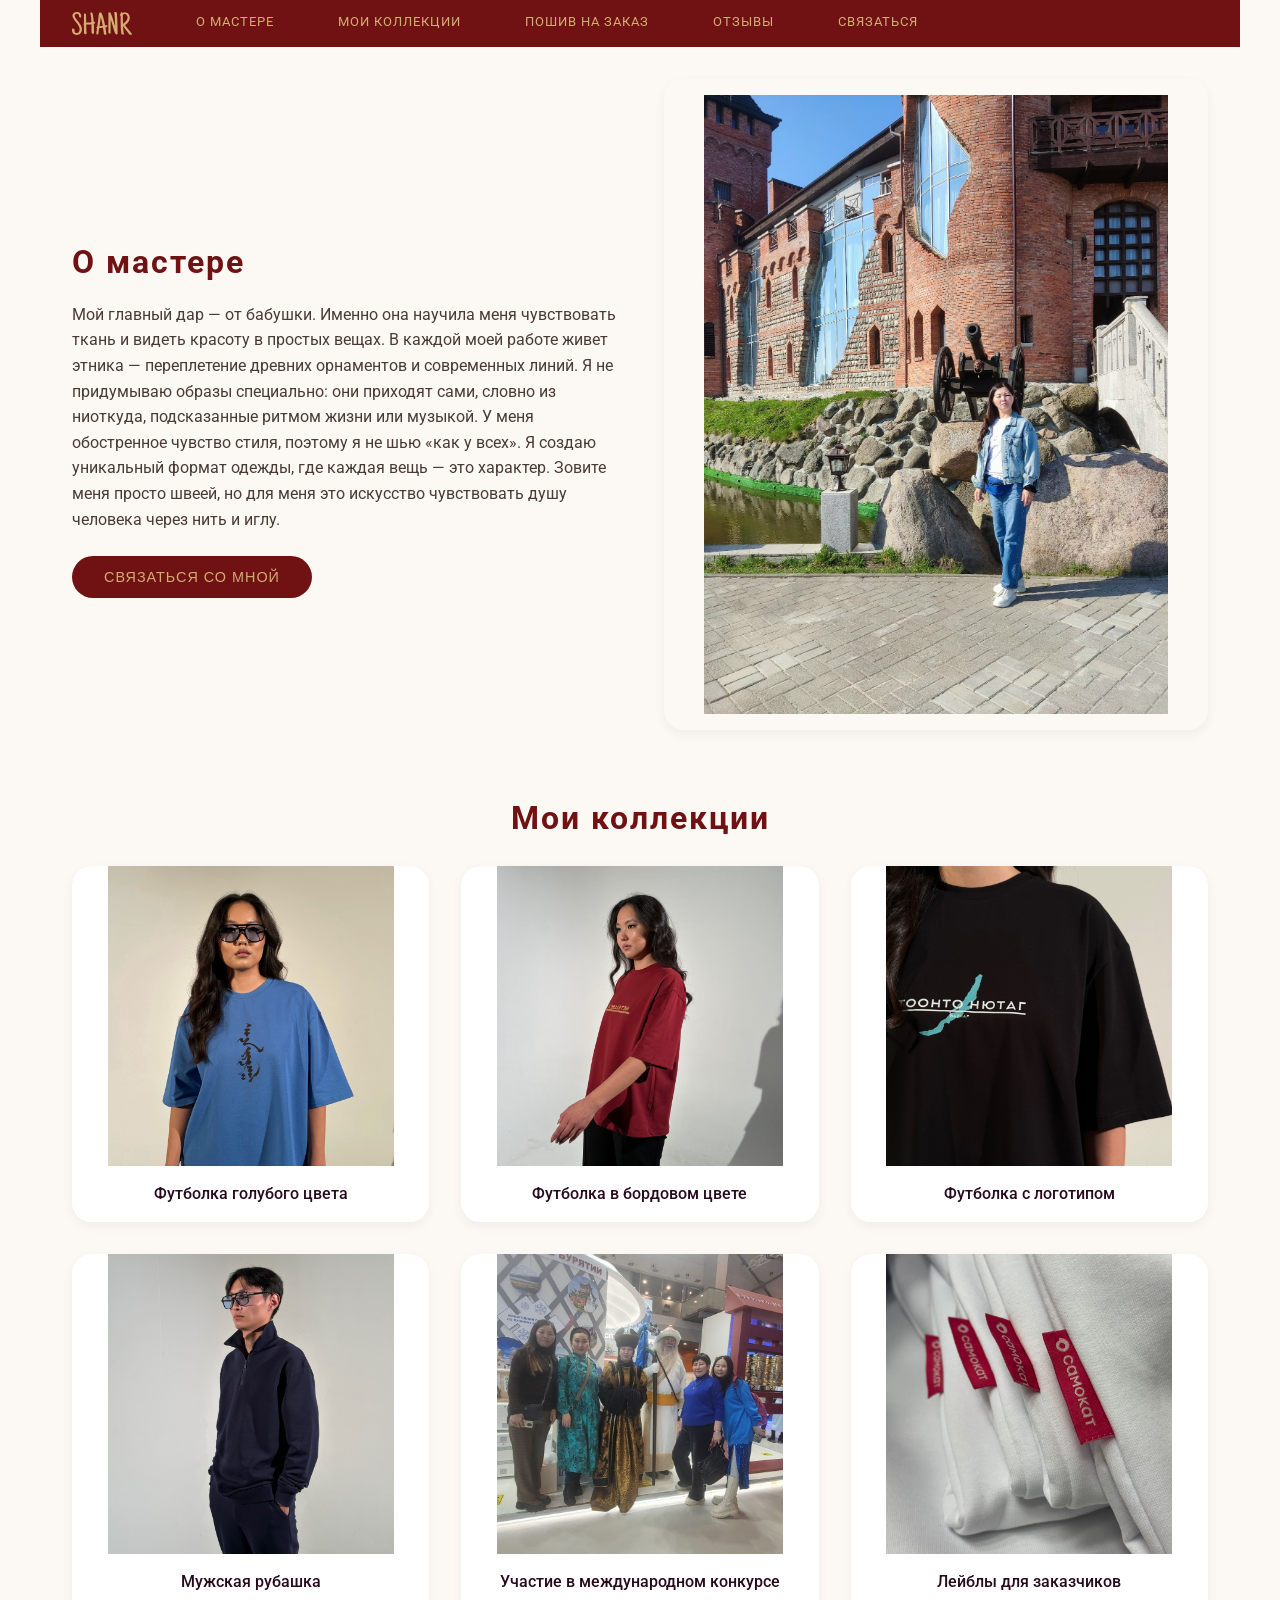
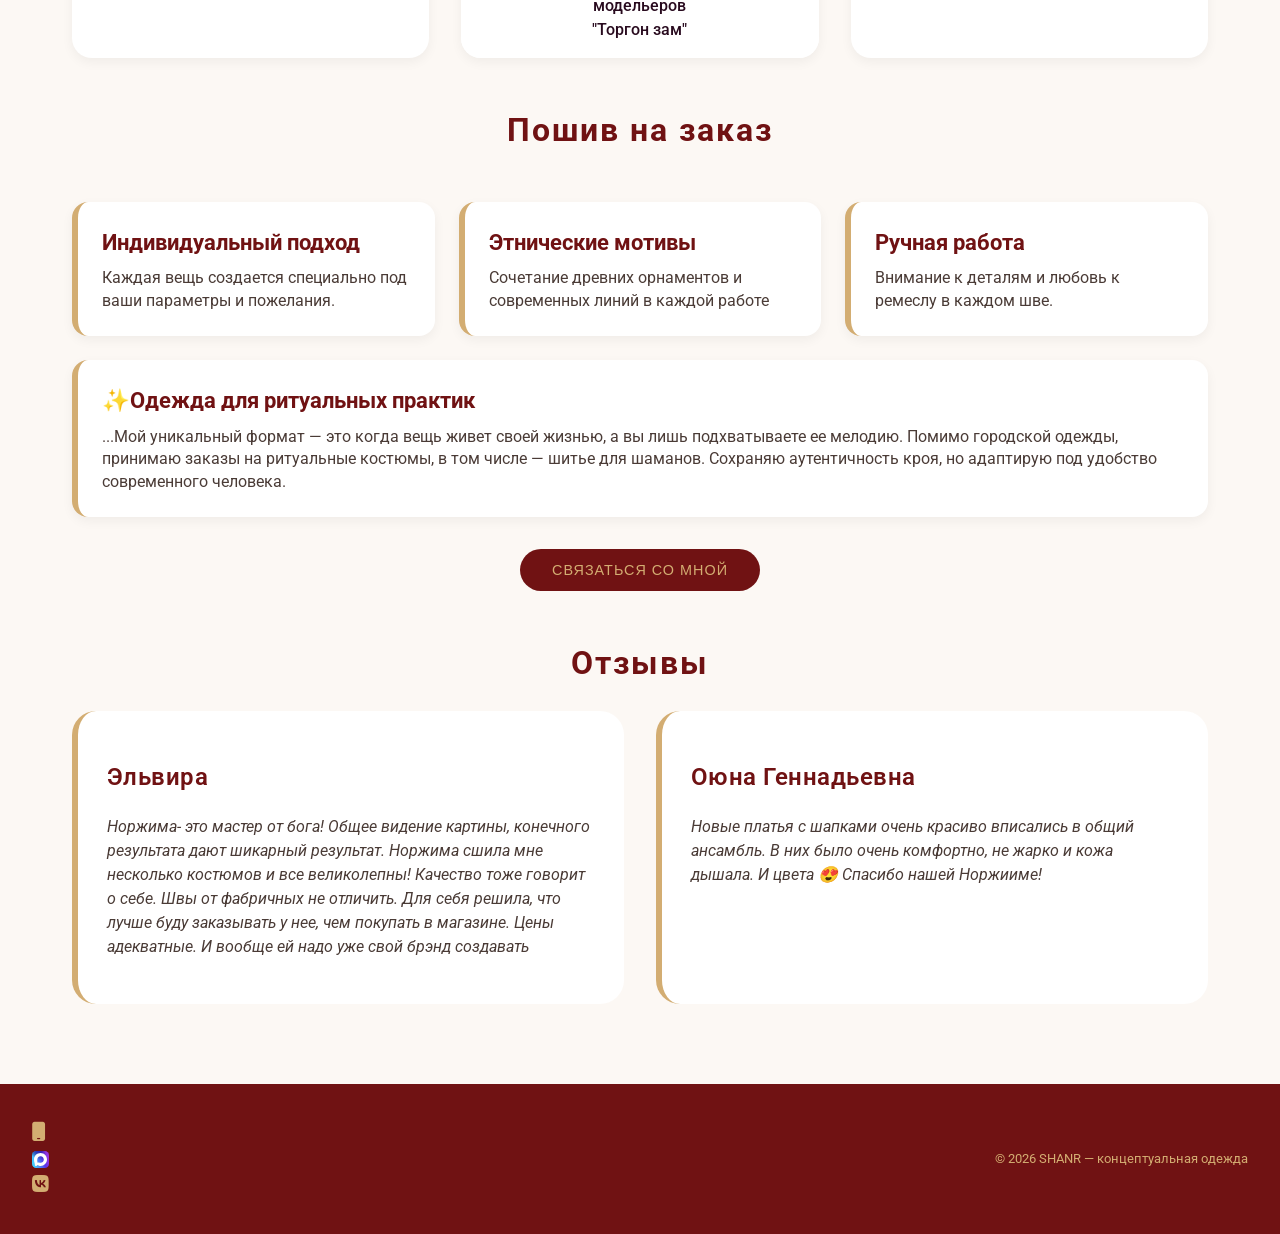
<file: index.html>
<!DOCTYPE html>
<html lang="ru">
<head>
  <meta charset="UTF-8">
  <meta name="viewport" content="width=device-width, initial-scale=1.0">
  <title>FASHION BRAND SHANR</title>
  <link rel="stylesheet" href="https://cdnjs.cloudflare.com/ajax/libs/font-awesome/6.4.0/css/all.min.css">
  <link rel="preconnect" href="https://fonts.googleapis.com">
<link rel="preconnect" href="https://fonts.gstatic.com" crossorigin>
<link href="https://fonts.googleapis.com/css2?family=Roboto:wght@100..900&display=swap" rel="stylesheet">
  <link rel="stylesheet" href="styles.css">
</head>
<body>
  <header class="header">
   
    <nav class="nav-menu" id="navLinks">
      
      <ul>
        <a href="#home" class="logo"><img src="img/SHANR.svg" alt="logo"></a>
        <li>
          <a href="#">О мастере</a>
        </li>
        <li>
          <a href="#collections">Мои коллекции</a>
        </li>
        <li>
          <a href="#about">Пошив на заказ</a>
        </li>
        <li>
          <a href="#reviews">Отзывы</a>
        </li>
        <li>
          <a href="#home">Связаться</a>
        </li>
      </ul>
      <button class="hamburger">☰</button>


    </nav>
  </header>

  <!-- main -->
   <main class="page-main">
    <section id="home" class="wrapper">

      <div class="bio">
        <h2 class="inner-heading">О мастере</h2>
        <p>Мой главный дар — от бабушки. Именно она научила меня чувствовать ткань и видеть красоту в простых вещах. В каждой моей работе живет этника — переплетение древних орнаментов и современных линий. Я не придумываю образы специально: они приходят сами, словно из ниоткуда, подсказанные ритмом жизни или музыкой. У меня обостренное чувство стиля, поэтому я не шью «как у всех». Я создаю уникальный формат одежды, где каждая вещь — это характер. Зовите меня просто швеей, но для меня это искусство чувствовать душу человека через нить и иглу.</p>
        
        
        <button id="btn">Связаться со мной</button>
      </div>
    
      
      <div class="photo">
        
        <figure>
          <img src="img/promo.jpg" alt="">
        </figure>
      </div>
      
    </section>

    <section id="collections">
      <h2 id="my-job">Мои коллекции</h2>
     
      <div class="cards">
        <ul class="cards-list">
          <li class="card">
            <img src="img/img1.jpg" alt="Девушка в голубой футболке">
            <p>Футболка голубого цвета</p>
          </li>
          <li class="card">
            <img src="img/img2.jpg" alt="Девушка в бордовой футболке">
            <p>Футболка в бордовом цвете</p>
          </li>
          <li class="card">
            <img src="img/img3.jpg" alt="">
            <p>Футболка с логотипом</p>

          </li>
          <li class="card">
            <img src="img/img4.jpg" alt="Мужская рубашка">
            <p>Мужская рубашка</p>
          </li>

          <li class="card">
            <img src="img/foto5.jpg" alt="">
            <p>Участие в международном конкурсе модельеров <br> "Торгон зам"</p>
          </li>

          <li class="card">
            <img src="img/img5.jpg" alt="Фирменный лейбл">
            <p>Лейблы для заказчиков</p>
          </li>
  
        </ul>

      </div>
      

    </section>

    <section id="about">
      <h2 id="my-job">Пошив на заказ</h2>
      <ul class="features-list">
        <li class="feature">
          <h2>Индивидуальный подход</h2>
          <p>Каждая вещь создается специально под ваши параметры и пожелания.
          </p>
        </li>
        <li class="feature">
          <h2>Этнические мотивы</h2>
          <p>Сочетание древних орнаментов и современных линий в каждой работе
          </p>
        </li>
        <li class="feature">
          <h2>Ручная работа</h2>
          <p>Внимание к деталям и любовь к ремеслу в каждом шве.
          </p>
        </li>
        <li class="feature">
          <h2>✨Одежда для ритуальных практик</h2>
          <p>...Мой уникальный формат — это когда вещь живет своей жизнью, а вы лишь подхватываете ее мелодию.
            Помимо городской одежды, принимаю заказы на ритуальные костюмы, в том числе — шитье для шаманов. Сохраняю аутентичность кроя, но адаптирую под удобство современного человека.</p>
        </li>
      </ul>
      <button  id="btn" class="btn-center">
         <a href="tel:+79269994389">Связаться со мной</a>
        </button>
    </section>
   
    <section id="reviews">
      <h2 id="my-job">Отзывы</h2>
      <ul class="reviews-grid">
        <li class="review-card reveal">
          <h2 class="review-name">Эльвира</h2>
          <p class="review-text">
            Норжима- это мастер от бога! 
            Общее видение картины, конечного результата дают шикарный результат. 
            Норжима сшила мне несколько костюмов и все великолепны! 
            Качество тоже говорит о себе. Швы от фабричных не отличить. 
            Для себя решила, что лучше буду заказывать у нее, чем покупать в магазине. Цены адекватные. 
            И вообще ей надо уже свой брэнд создавать
          </p>

        </li>

        <li class="review-card reveal">
          <h2 class="review-name">Оюна Геннадьевна</h2>
          <p class="review-text">Новые платья с шапками очень красиво вписались в общий ансамбль. В них было очень комфортно, не жарко и кожа дышала. И цвета 😍  Спасибо нашей Норжииме!</p>
        </li>

      </ul>
    </section>

  </main>

  <a href="#top" class="top-link" id="topBtn">
    <span>↑</span>
  </a>

  <footer>
    <div class="container">
      <div class="footer-content">
        <div class="social-icons">
          
          <a href="tel:+79269994389" aria-label="Phone">
            <i class="fas fa-mobile" aria-hidden="true"></i>
          </a>
          <a href="https://max.ru/u/f9LHodD0cOIHTYXbpddfb-d72Ov7pcBaL5OFxxWEzUXC_zX4XnycxQisEb0">
            <img src="img/MAX.svg" alt="иконка макс">
          </a>
          <a href="https://vk.com/id441211471" aria-label="VK"><i class="fab fa-vk"></i></a>
        </div>
        <div class="copyright">© 2026 SHANR — концептуальная одежда</div>
      </div>
    </div>
  </footer>
  
  
  
  <script src="script.js"></script>
</body>
</html>
</file>
<file: styles.css>
* {
    /* border: 1px solid red; */
    box-sizing: border-box;
  }
  :root {
    --page-bg: #FCF8F4;        /* основной фон страницы */
    --card-bg: #FFFFFF;
    --text-dark: #280A1E;
    --text-light: #4A3B36;
    --accent: #701213;          /* фирменный бордовый */
    --gold: #d3ad72;            /* золотистый для акцентов */
    --hover-gold: #e8c99b;
    --pure-white: #FFFFFF;
    --shadow: rgba(0, 0, 0, 0.05) 0px 4px 12px;
  }

  html, body {
    overflow-x: hidden;
    width: 100%;
    font-family: "Roboto", sans-serif;
    font-size: 16px;
    margin: 0;
    padding: 0;
    background-color: var(--page-bg);
    color: var(--text-dark);
    line-height: 1.5;
    word-wrap: break-word;
    scroll-behavior: smooth;
}

  img {
    max-width: 100%;
    height: auto;
    display: block;
  }
/* menu */
.header {
  max-width: 1200px;
  margin: 0 auto;
  padding: 0.75rem 2rem;
  background-color: var(--accent);
  display: flex;
  justify-content: space-between;
  align-items: center;
  flex-wrap: wrap;
}
  .logo {
    width: 60px;
  }
  .logo img {
    width: 100%;
    height: auto;
  }


.nav-menu ul{
  display: flex;
  gap: 4rem;
  margin: 0;
  padding: 0;
}
.nav-menu li {
  list-style: none;
  text-transform: uppercase;
  font-size: 0.8rem;
  letter-spacing: 1px;
}

.nav-menu a {
  text-decoration: none;
  color: var(--gold);
  transition: color 0.2s ease;
}

#btn a {
    list-style: none;
    text-decoration: none;
    color: var(--gold);
  }

  .nav-menu a:hover {
    color: var(--pure-white);
  }

.hamburger {
  display: none;
  background: none;
  border: none;
  font-size: 2rem;
  color: var(--page-bg);
  cursor: pointer;
}
/* основные секции */
.page-main {
  max-width: 1200px;
  margin: 0 auto;
  padding: 2rem;
}

/* Блок обо мне */
  .wrapper {
    display: flex;
    gap: 3rem;
    align-items: center;
    margin-bottom: 4rem;
  }
  .bio {
  flex: 1;
  }
  .bio h2 {
    font-size: 2rem;
    color: var(--accent);
    margin-bottom: 1rem;
    letter-spacing: 2px;
  }
  .bio p {
    margin-bottom: 1.5rem;
    line-height: 1.6;
    color: var(--text-light);
  }
  .photo {
    flex: 1;
    border-radius: 20px;
    box-shadow: var(--shadow);
  }
  #btn {
    background-color: var(--accent);
    color: var(--gold);
    text-transform: uppercase;
    font-weight: 500;
    border-radius: 40px;
    padding: 0.8rem 2rem;
    cursor: pointer;
    transition: all 0.2s ease;
    font-size: 0.9rem;
    border: none;
    letter-spacing: 1px;
  }
  #btn:hover {
    background-color: #8a1e20;
    color: var(--pure-white);
    transform: scale(1.02);
  }
  /* Секция мои работы */
  #my-job {
    text-align: center;
    font-size: 2rem;
    color: var(--accent);
    margin: 3rem 0 1.5rem;
    letter-spacing: 2px;
  }
  .cards {
    
    background-color: transparent;
    padding: 0;
    
    
  }
  .cards-list {
    display: grid;
    grid-template-columns: repeat(auto-fill, minmax(280px, 1fr));
    gap: 2rem;
    margin: 0;
    padding: 0;
    list-style: none;
    
  }
  .card {
    background-color: var(--card-bg);
    border-radius: 20px;
    overflow: hidden;
    box-shadow: var(--shadow);
    transition: transform 0.2s ease, box-shadom 0.2s ease;
  }

  .card:hover {
    transform: translateY(-5px);
    box-shadow: 0 8px 20px rgba(0, 0, 0, 0.1);
  }

  .card img {
    width: 80%;
    height: 300px;
    object-fit: cover;
    margin: 0 auto;
  }
  .card p {
    padding: 1rem;
    margin: 0;
    text-align: center;
    font-weight: 500;
    color: var(--text-dark);
    background: var(--card-bg);
  }
  
  /* Секция преимуществ */
  .features-list {
    display: grid;
    grid-template-columns: repeat(auto-fit, minmax(280px, 1fr));
    margin: 3rem 0;
    margin-bottom: 12px;
    padding: 0;
    list-style: none;
    gap: 1.5rem;
  }

  /* .visually-hidden {
    position: absolute;
    width: 1px;
    height: 1px;
    margin: -1px;
    padding: 0;
    overflow: hidden;
    border: 0;
  } */

  .feature {
    background-color: var(--card-bg);
    padding: 1.5rem;
    border-left: 6px solid var(--gold);
    border-radius: 16px;
    box-shadow: var(--shadow);
    transition: all 0.2s;
  }

  .feature:hover {
    border-left-color: var(--hover-gold);
  }

  .feature h2 {
    font-size: 1.4rem;
    color: var(--accent);
    margin-top: 0;
    margin-bottom: 0.5rem;
  }
  .feature p {
    margin: 0;
    color: var(--text-light);
    line-height: 1.4;
  }

  .btn-center {
    display: block;
    margin: 2rem auto 0;
    width: fit-content;
  }
  /* Отзывы */
  .reviews-grid {
    display: grid;
    grid-template-columns: repeat(auto-fit, minmax(280px, 1fr));
    gap: 2rem;
    margin-top: 3rem;
    padding: 0;
    margin: 0;
    list-style: none;
  }

  .features-list li:last-child {
    grid-column: 1 / -1;
  }

  .review-card {
    background: var(--card-bg);
    padding: 1.8rem;
    border-radius: 24px;
    transition: 0.3s;
    border-left: 6px solid var(--gold);
    list-style: none;
    margin: 0;
  }

  .review-card:hover {
    border-color: var(--hover-gold);
  }

  .review-text {
    font-style: italic;
    margin: 1rem 0;
    color: var(--text-light);
  }
  .review-name {
    font-weight: 600;
    letter-spacing: 0.5px;
    color: var(--accent);
  }
    /* footer */
    footer {
    background-color: var(--accent);
    padding: 2rem;
    margin-top: 3rem;
  }

  .footer-content {
    display: flex;
    justify-content: space-between;
    flex-wrap: wrap;
    align-items: center;
    gap: 2rem;
  }

  .social-icons a{
    text-decoration: none;
    color: var(--gold);
    font-size: 1.2rem;
    line-height: 1.8;
    transition: color 0.2s;
  }

  .phone svg {
    
    fill: var(--gold);
  }
  
  .social-icons a:hover {
    color: var(--hover-gold);
  }
  .copyright {
    color: var(--gold);
    font-size: 0.8rem;
    margin: 0;
  }

  .top-link {
    position: fixed;
    bottom: 30px;
    right: 30px;
    display: flex;
    align-items: center;
    justify-content: center;
    width: 30px;
    height: 30px;
    background: var(--gold);
    color: var(--accent);
    font-size: 23px;
    font-weight: bold;
    border-radius: 50%;
    text-decoration: none;
    box-shadow: 0 4px 15px var(--hover-gold);
    transition: background 0.3s, transform 0.2s, opacity 0.3s;
    opacity: 0; /* по умолчанию скрыта */
    pointer-events: none; /* чтобы не мешала кликам, пока скрыта */
    z-index: 999;
  }
  .top-link:hover {
    background: var(--hover-gold);
    transform: scale(1.1);
  }

  .top-link:active {
    transform: scale(0.95);
  }

  /* Если используете стрелку-символ, можно задать размер */
  .top-link span {
    line-height: 1;
  }

  @media (max-width: 900px) {
    .wrapper  {
      flex-direction: column;
      text-align: center;
    }
    .bio {
      order: 2;
    }
    .photo {
      order: 1;
      max-width: 80%;
      margin: 0 auto;
    }
    .container {
      flex-direction: column;
      text-align: center;
    }
  }
  @media all and (max-width: 820px) {
    .header {
      flex-direction: column;
      align-items: stretch;
      padding: 2rem;
    }
    .logo {
      margin-bottom: 0.5rem;
    }
    .nav-menu {
      position: relative;
    }
    .hamburger {
      display: block;
      position: absolute;
      top: -30px;
      right: 10px;
    }
    .nav-menu ul {
      display: none;
      flex-direction: column;
      gap: 1rem;
      background-color: var(--accent);
      margin-top: 0.5rem;
      text-align: center;
    }
    
    .nav-menu.open ul {
      display: flex;
    }
  
    .features-list {
      grid-template-columns: 1fr;
    }
    .cards {
      width: 50;
    }
    .cards-list  {
      grid-template-columns: 1fr;
      gap: 1.5rem;
    }
    .page-main {
      padding: 1rem;
    }


  }
</file>
